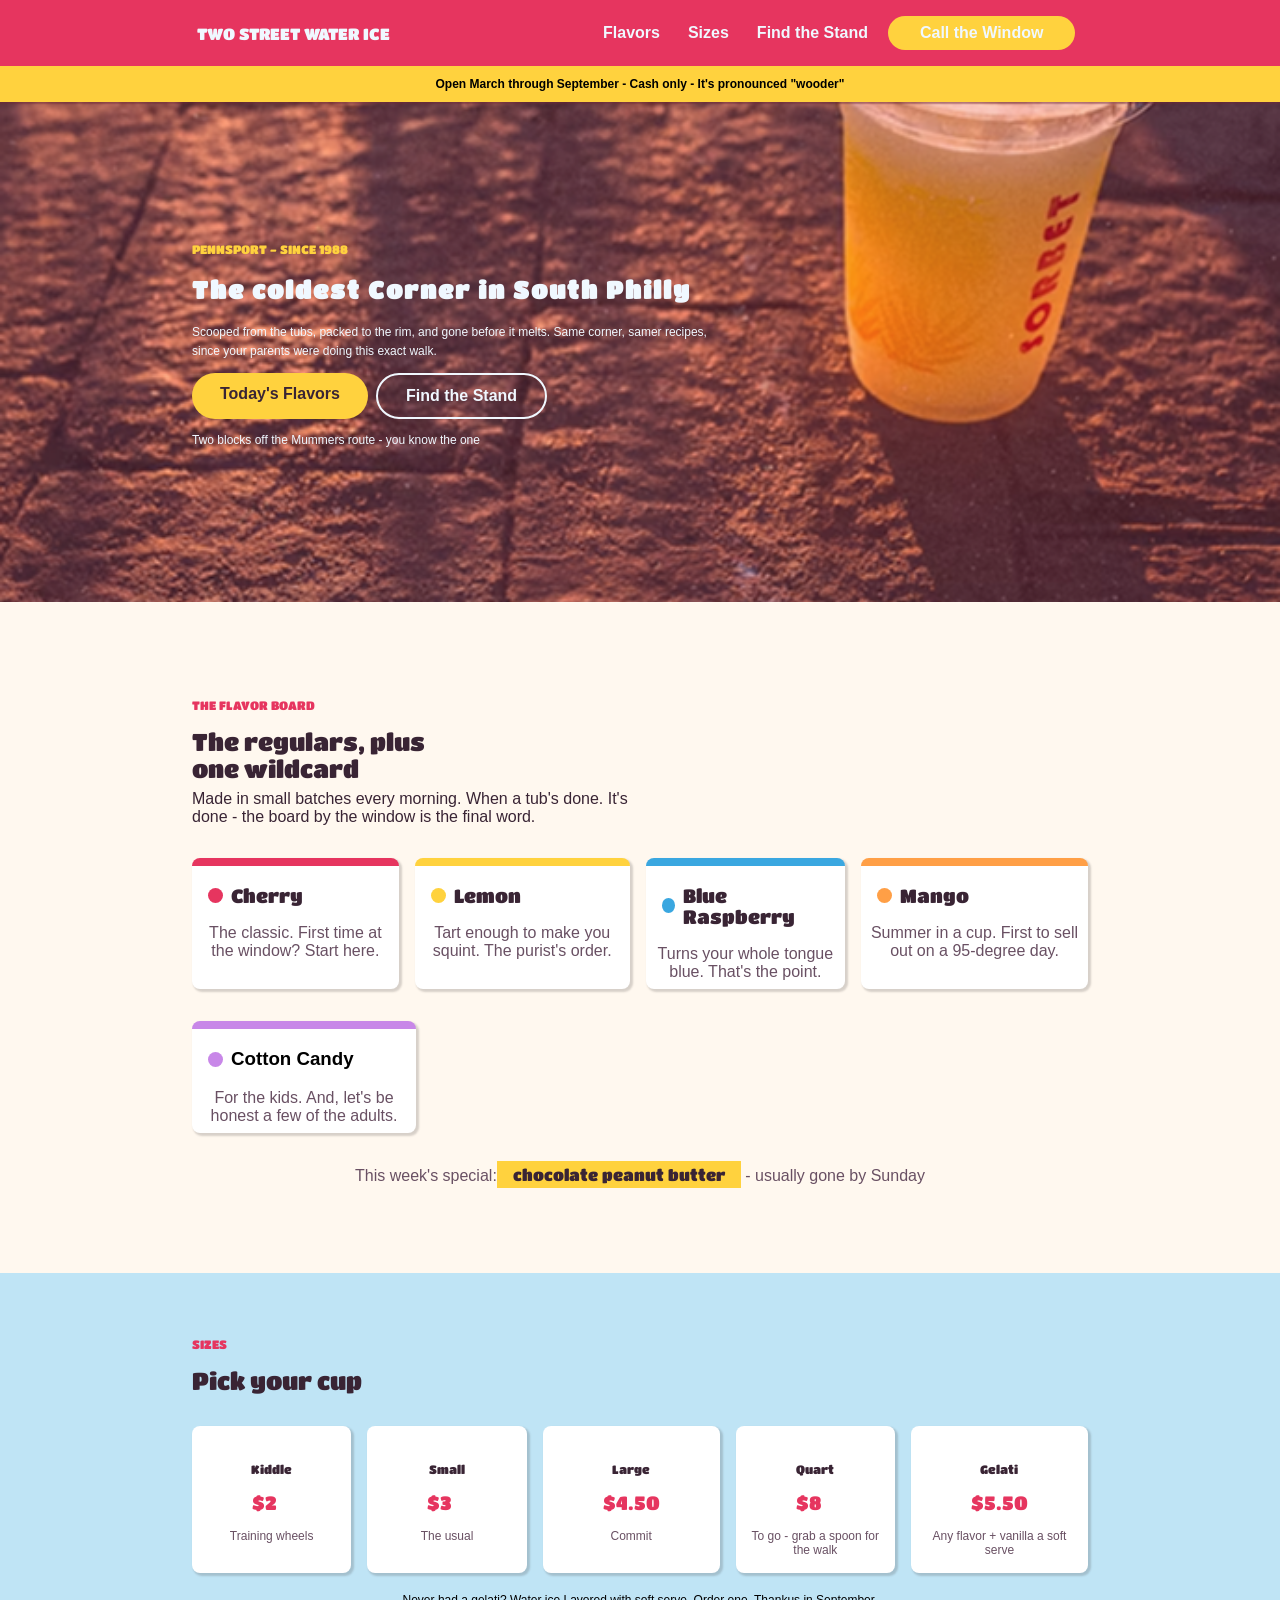
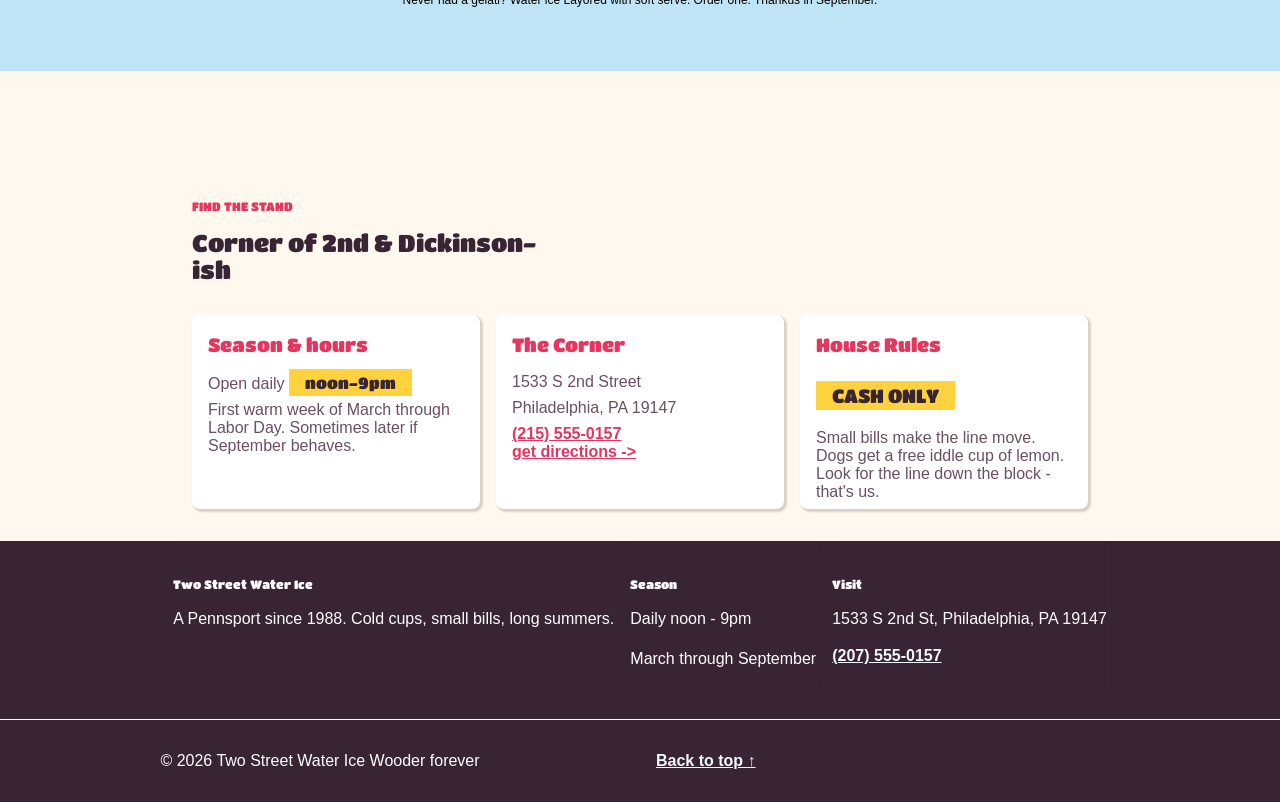
<file: index.html>
<!DOCTYPE html>
<html lang="en">
<head>
    <meta charset="UTF-8">
    <meta name="viewport" content="width=device-width, initial-scale=1.0">
    <link rel="stylesheet" href="css/styles.css">
    <link rel="preconnect" href="https://fonts.googleapis.com">
    <link rel="preconnect" href="https://fonts.gstatic.com" crossorigin>
    <link href="https://fonts.googleapis.com/css2?family=Gabarito:wght@400..900&family=Roboto:ital,wght@0,100..900;1,100..900&family=Source+Sans+3:ital,wght@0,200..900;1,200..900&family=Titan+One&display=swap" rel="stylesheet">
    <title>Philly Water</title>
</head>
<body>
    <header>
        <h4>TWO STREET WATER ICE</h4>
            <nav>
            <ul>
                <li><a href="#">Flavors</a></li>
                <li><a href="#">Sizes</a></li>
                <li><a href="#">Find the Stand</a></li>
                <li><a class="ctr" href="#">Call the Window</a></li>
            </ul>
        </nav>
    </header>
    <span class="blocks"><strong>Open March through September - Cash only - It's pronounced "wooder"</strong></span>
    <main>
        <section>
            <p class="foundation">PENNSPORT - SINCE 1988</p>
            <h1>The coldest Corner in South Philly</h1>
            <p class="headline">Scooped from the tubs, packed to the rim, and gone before it melts. Same corner, samer recipes, since your parents were doing this exact walk.</p>
            <div>
                <a class="ctrs" id="ctr-on" href="#">Today's Flavors</a>
                <a class="ctrs"  id="ctr-off" href="#">Find the Stand</a>
            </div>
            <p class="headline">Two blocks off the Mummers route - you know the one</p>
        </section>
    </main>
    <section class="flavors">
        <section class="flavor-board">
        <h4 class="foundation">THE FLAVOR BOARD</h4>
        <h2 class="subtitle">The regulars, plus one wildcard</h2>
        <p>Made in small batches every morning. When a tub's done. It's done - the board by the window is the final word.</p>
        <section class="menu">
            <section class="card">
            <h3><div class="dot" id="dot1"></div>Cherry</h3>
            <p>The classic. First time at the window? Start here.</p>
        </section>
        <section class="card" id="lemon">
            <h3><div class="dot" id="dot2"></div>Lemon</h3>
            <p>Tart enough to make you squint. The purist's order.</p>
        </section>
        <section class="card" id="raspberry">
            <h3><div class="dot" id="dot3"></div>Blue Raspberry</h3>
            <p>Turns your whole tongue blue. That's the point.</p>
        </section>
        <section class="card" id="mango">
            <h3><div class="dot" id="dot4"></div>Mango</h3>
            <p>Summer in a cup. First to sell out on a 95-degree day.</p>
        </section>
        </section> 
        <section class="menu-down">   
            <section class="card" id="candy">
            <h3><div class="dot" id="dot5"></div>Cotton Candy</h3>
            <p>For the kids. And, let's be honest a few of the adults.</p>
            </section>
        </section>
        <p class="special">This week's special:<strong>chocolate peanut butter</strong> - usually gone by Sunday</p>
        </section>
    </section>
    <section class="sizes">
        <section class="flavor-board">
            <h4 class="tags">SIZES</h4>
            <h2 class="subtitle">Pick your cup</h2>
            <section class="menu" id="pick">
                <section class="card">
                <h4 class="foundation">Kiddle</h4>
                <h3 class="price">$2</h3>
                <p class="description">Training wheels</p>
                </section>
                <section class="card">
                <h4 class="foundation">Small</h4>
                <h3 class="price">$3</h3>
                <p class="description">The usual</p>
                </section>
                <section class="card">
                <h4 class="foundation">Large</h4>
                <h3 class="price">$4.50</h3>
                <p class="description">Commit</p>
                </section>
                <section class="card">
                <h4 class="foundation">Quart</h4>
                <h3 class="price">$8</h3>
                <p class="description">To go - grab a spoon for the walk</p>
                </section>
                <section class="card">
                <h4 class="foundation">Gelati</h4>
                <h3 class="price">$5.50</h3>
                <p class="description">Any flavor + vanilla a soft serve</p>
            </section>
            </section>
        </section>
        <p>Never had a gelati? Water ice Layored with soft serve. Order one. Thankus in September.</p>
    </section>
    <section class="find-the-stand">
        <section class="flavor-board">
            <h4 class="tags">FIND THE STAND</h4>
            <h2 class="subtitle">Corner of 2nd & Dickinson-ish</h2>
            <section class="menu" id="address">
                <section class="card">
                <h3 class="price">Season & hours</h3>
                <p class="plain">Open daily <strong> noon-9pm</strong></p>
                <p class="plain">First warm week of March through Labor Day. Sometimes later if September behaves.</p>
                </section>
                <section class="card">
                    <h3 class="price">The Corner</h3>
                    <p class="plain">1533 S 2nd Street</p>
                    <p class="plain">Philadelphia, PA 19147</p>
                    <a href="#">(215) 555-0157</a>
                    <a href="#">get directions -></a>
                </section>
                <section class="card">
                    <h3 class="price">House Rules</h3>
                    <h3><strong>CASH ONLY</strong></h3>
                    <p class="plain">Small bills make the line move. Dogs get a free iddle cup of lemon. Look for the line down the block - that's us.</p>
                </section>
            </section>
        </section>
    </section>
    <footer > 
        <section class="menu">
            <section class="card">
            <h4 class="foundation">Two Street Water Ice</h5>
            <p class="footer-text">A Pennsport since 1988. Cold cups, small bills, long summers.</p>
            </section>
            <section class="card">
            <h4 class="foundation">Season</h5>
            <p class="footer-text">Daily noon - 9pm</p>
            <p class="footer-text">March through September</p>
            </section>
            <section class="card">
            <h4 class="foundation">Visit</h5>
            <p class="footer-text">1533 S 2nd St, Philadelphia, PA 19147</p>
            <a href="#">(207) 555-0157</a>
            </section>
        </section>
        <section class="menu" id="back">
            <p >© 2026 Two Street Water Ice Wooder forever </p>
            <a href="#">Back to top ↑</a>
        </section>
    </footer>
</body>
</html>
</file>
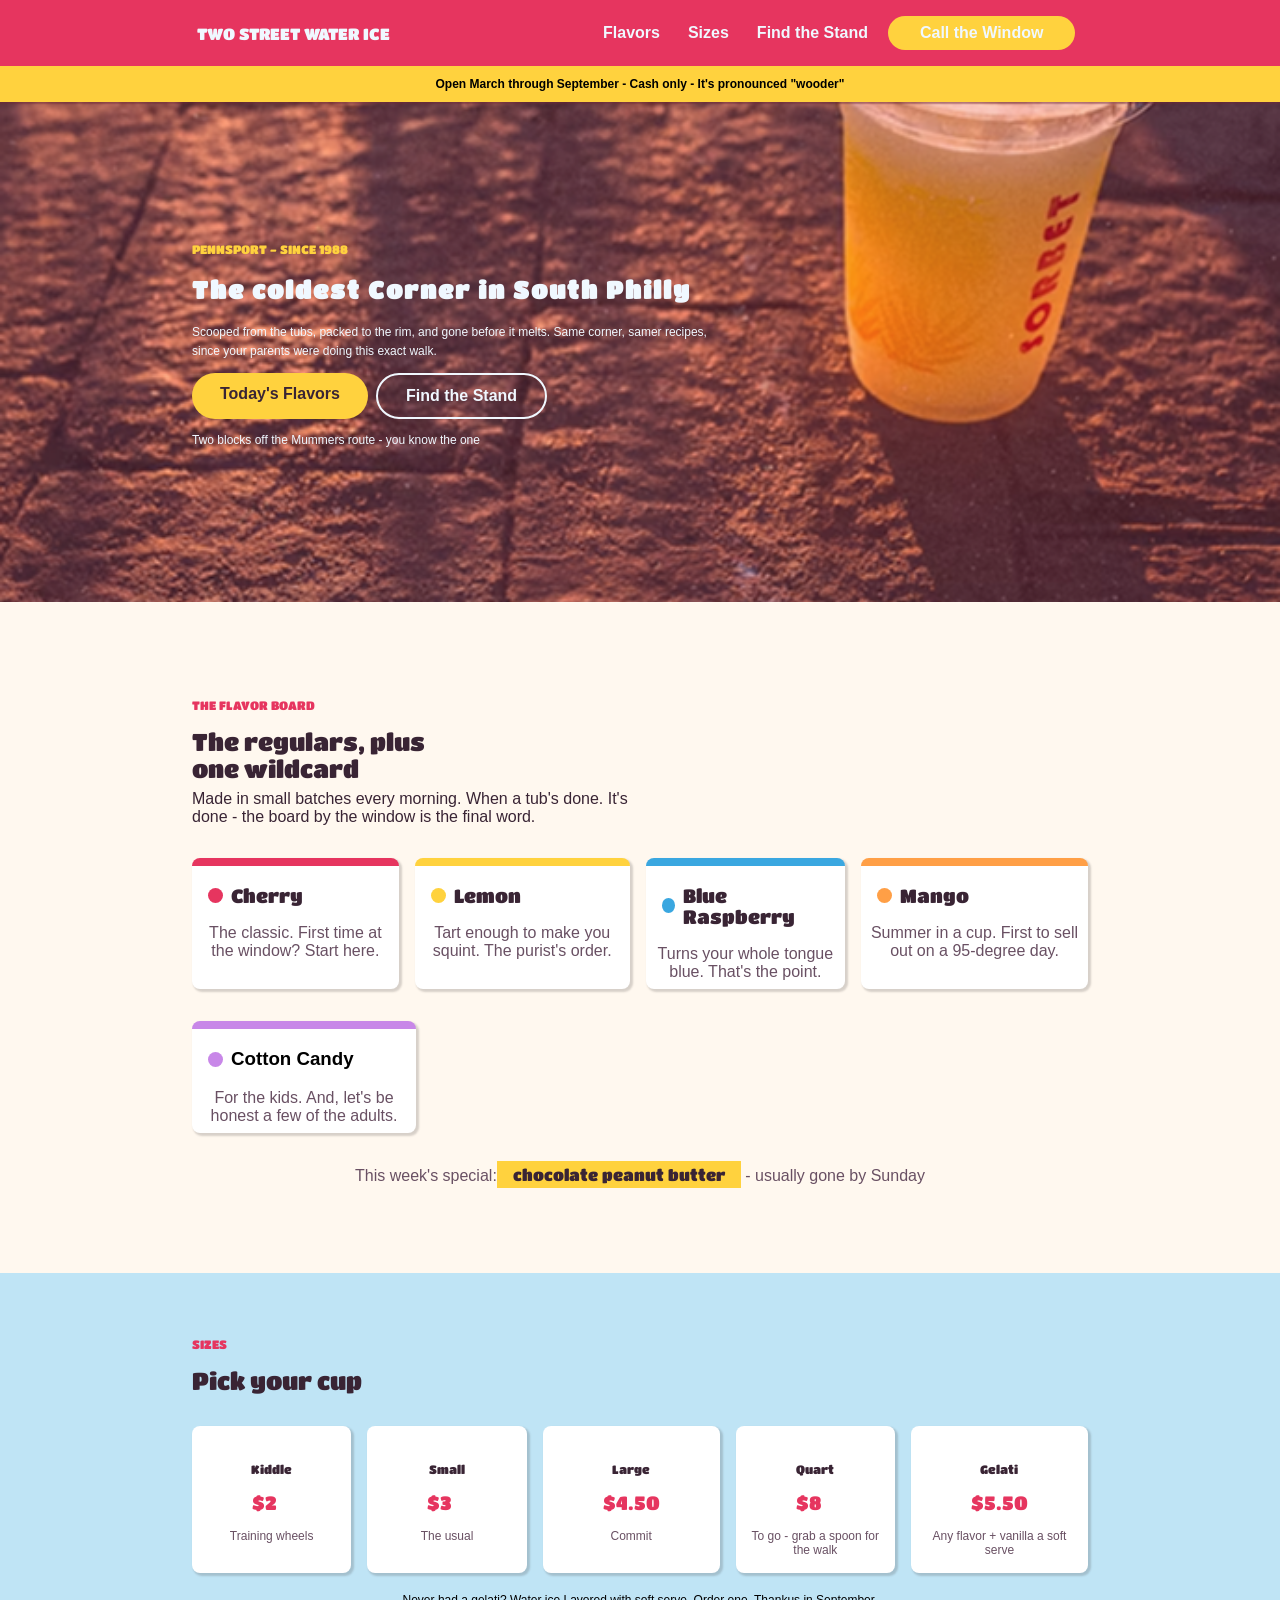
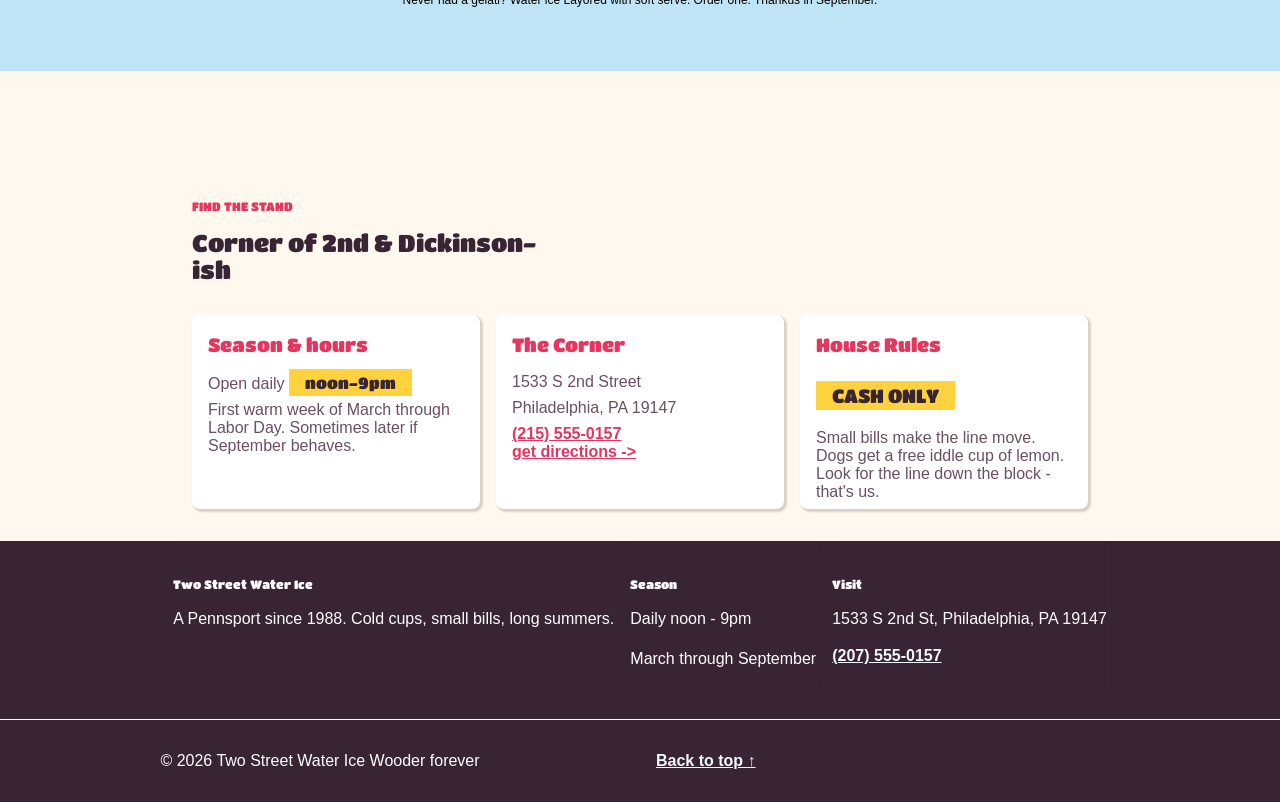
<file: phillywater.html>
<!DOCTYPE html>
<html lang="en">
<head>
    <meta charset="UTF-8">
    <meta name="viewport" content="width=device-width, initial-scale=1.0">
    <link rel="stylesheet" href="css/styles.css">
    <link rel="preconnect" href="https://fonts.googleapis.com">
    <link rel="preconnect" href="https://fonts.gstatic.com" crossorigin>
    <link href="https://fonts.googleapis.com/css2?family=Gabarito:wght@400..900&family=Roboto:ital,wght@0,100..900;1,100..900&family=Source+Sans+3:ital,wght@0,200..900;1,200..900&family=Titan+One&display=swap" rel="stylesheet">
    <title>Philly Water</title>
</head>
<body>
    <header>
        <h4>TWO STREET WATER ICE</h4>
            <nav>
            <ul>
                <li><a href="#">Flavors</a></li>
                <li><a href="#">Sizes</a></li>
                <li><a href="#">Find the Stand</a></li>
                <li><a class="ctr" href="#">Call the Window</a></li>
            </ul>
        </nav>
    </header>
    <span class="blocks"><strong>Open March through September - Cash only - It's pronounced "wooder"</strong></span>
    <main>
        <section>
            <p class="foundation">PENNSPORT - SINCE 1988</p>
            <h1>The coldest Corner in South Philly</h1>
            <p class="headline">Scooped from the tubs, packed to the rim, and gone before it melts. Same corner, samer recipes, since your parents were doing this exact walk.</p>
            <div>
                <a class="ctrs" id="ctr-on" href="#">Today's Flavors</a>
                <a class="ctrs"  id="ctr-off" href="#">Find the Stand</a>
            </div>
            <p class="headline">Two blocks off the Mummers route - you know the one</p>
        </section>
    </main>
    <section class="flavors">
        <section class="flavor-board">
        <h4 class="foundation">THE FLAVOR BOARD</h4>
        <h2 class="subtitle">The regulars, plus one wildcard</h2>
        <p>Made in small batches every morning. When a tub's done. It's done - the board by the window is the final word.</p>
        <section class="menu">
            <section class="card">
            <h3><div class="dot" id="dot1"></div>Cherry</h3>
            <p>The classic. First time at the window? Start here.</p>
        </section>
        <section class="card" id="lemon">
            <h3><div class="dot" id="dot2"></div>Lemon</h3>
            <p>Tart enough to make you squint. The purist's order.</p>
        </section>
        <section class="card" id="raspberry">
            <h3><div class="dot" id="dot3"></div>Blue Raspberry</h3>
            <p>Turns your whole tongue blue. That's the point.</p>
        </section>
        <section class="card" id="mango">
            <h3><div class="dot" id="dot4"></div>Mango</h3>
            <p>Summer in a cup. First to sell out on a 95-degree day.</p>
        </section>
        </section> 
        <section class="menu-down">   
            <section class="card" id="candy">
            <h3><div class="dot" id="dot5"></div>Cotton Candy</h3>
            <p>For the kids. And, let's be honest a few of the adults.</p>
            </section>
        </section>
        <p class="special">This week's special:<strong>chocolate peanut butter</strong> - usually gone by Sunday</p>
        </section>
    </section>
    <section class="sizes">
        <section class="flavor-board">
            <h4 class="tags">SIZES</h4>
            <h2 class="subtitle">Pick your cup</h2>
            <section class="menu" id="pick">
                <section class="card">
                <h4 class="foundation">Kiddle</h4>
                <h3 class="price">$2</h3>
                <p class="description">Training wheels</p>
                </section>
                <section class="card">
                <h4 class="foundation">Small</h4>
                <h3 class="price">$3</h3>
                <p class="description">The usual</p>
                </section>
                <section class="card">
                <h4 class="foundation">Large</h4>
                <h3 class="price">$4.50</h3>
                <p class="description">Commit</p>
                </section>
                <section class="card">
                <h4 class="foundation">Quart</h4>
                <h3 class="price">$8</h3>
                <p class="description">To go - grab a spoon for the walk</p>
                </section>
                <section class="card">
                <h4 class="foundation">Gelati</h4>
                <h3 class="price">$5.50</h3>
                <p class="description">Any flavor + vanilla a soft serve</p>
            </section>
            </section>
        </section>
        <p>Never had a gelati? Water ice Layored with soft serve. Order one. Thankus in September.</p>
    </section>
    <section class="find-the-stand">
        <section class="flavor-board">
            <h4 class="tags">FIND THE STAND</h4>
            <h2 class="subtitle">Corner of 2nd & Dickinson-ish</h2>
            <section class="menu" id="address">
                <section class="card">
                <h3 class="price">Season & hours</h3>
                <p class="plain">Open daily <strong> noon-9pm</strong></p>
                <p class="plain">First warm week of March through Labor Day. Sometimes later if September behaves.</p>
                </section>
                <section class="card">
                    <h3 class="price">The Corner</h3>
                    <p class="plain">1533 S 2nd Street</p>
                    <p class="plain">Philadelphia, PA 19147</p>
                    <a href="#">(215) 555-0157</a>
                    <a href="#">get directions -></a>
                </section>
                <section class="card">
                    <h3 class="price">House Rules</h3>
                    <h3><strong>CASH ONLY</strong></h3>
                    <p class="plain">Small bills make the line move. Dogs get a free iddle cup of lemon. Look for the line down the block - that's us.</p>
                </section>
            </section>
        </section>
    </section>
    <footer > 
        <section class="menu">
            <section class="card">
            <h4 class="foundation">Two Street Water Ice</h5>
            <p class="footer-text">A Pennsport since 1988. Cold cups, small bills, long summers.</p>
            </section>
            <section class="card">
            <h4 class="foundation">Season</h5>
            <p class="footer-text">Daily noon - 9pm</p>
            <p class="footer-text">March through September</p>
            </section>
            <section class="card">
            <h4 class="foundation">Visit</h5>
            <p class="footer-text">1533 S 2nd St, Philadelphia, PA 19147</p>
            <a href="#">(207) 555-0157</a>
            </section>
        </section>
        <section class="menu" id="back">
            <p >© 2026 Two Street Water Ice Wooder forever </p>
            <a href="#">Back to top ↑</a>
        </section>
    </footer>
</body>
</html>
</file>
<file: css/styles.css>
*{
    box-sizing: border-box;
    font-family: Helvetica, Sans serif;
}
body{
    margin: 0 auto;
    text-align: center;
    background: #FFF8EF;
}
header, a{
    
    background: #E6355F;
    color: aliceblue;
    text-decoration: none;
    display: flex;
    padding: 0 8px;
    align-content: center;
    font-weight: bold;
   
}
header h4{
    margin:8px;
    align-content: center;
    text-align: end;
    width: 30%;
    font-family: titan one;
    font-weight: 100;
}
nav{
    width: 70%;
    margin: 0;
    align-content: center;
    
}
header ul{
    display: flex;
    justify-content: center;
    list-style-type: none;
    align-items: center;
    gap: 12px;
    padding: 0 16px;
}
.ctr{
    background: #FFD23E;
    padding: 8px 32px;
    border-radius: 24px;
}
main{
    min-height: 500px;
    width: 100%;
    margin: 0;
    background-color: #E6355F;
    background-image: url("../assets/water-ice.png");
    
    background-size: cover;
    background-repeat: no-repeat;
    color: aliceblue;
    align-content: center;
   
}
main section{
    width: 70%;
    margin: 0 auto;
    padding: 0;
    
    

}
.foundation{
    color:#FFD23E;
    font-size: 12px;
    font-family: titan one;
    font-weight: 100;
    margin: 0 auto;
    text-align: left;
}
h1{
    width: 60%;
    font-family: titan one;
    font-size: 900;
    letter-spacing:2px;
    text-align: left;
    
}
.headline{
    width: 60%;
    font-size: 12px;
    font-weight: light;
    line-height: 1.6;
    text-align: left;

}
.blocks {
    background: #FFD23E;
    display: block;
    text-align: center;
    align-content: center;
    font-weight: bold;
    height: 36px;
    margin-top: 0px;
    font-size: 12px;
}
div{
    margin: 0 left;
    width:60% ;
    display: flex;
    gap: 8px;
}
.ctrs{
    background: #FFD23E;
    padding: 12px 28px;
    border-radius: 36px;
}
#ctr-off{
     background: none;
     border: 2px solid aliceblue;
}
#ctr-on{
     color: #392434;
}

.flavor-board{
    width: 70%;
    margin: 0 auto;
    text-align: left;
}
.flavor-board h4{
    padding-top:16px;
    color: #E6355F;  
    margin-top: 80px;  
}

.flavor-board .subtitle{
    width: 30%;
    font-family: titan one;
    padding-top:16px;
    color: #392434;  
    font-weight: lighter;  
    margin-top:0;
    margin-bottom: 0;
}
.flavor-board p{
    width: 50%;
    color: #392434;  
    margin-top:0;
}
.menu{
    width: 100%;
    display: flex;
    justify-content: center;
    gap:16px;
    margin-top: 32px;
}
.menu-down{
    width: 100%;
    display: flex;
    justify-content: left;
    gap:16px;
    margin-top: 32px;
}
.menu h3{
    font-family: titan one;
    color: #392434;  
    font-weight: lighter;  
}
.card{
    background: #FFFFFF;
    border-top: 8px solid #E6355F;
    border-radius: 8px;
    box-shadow: 2px 2px 2px 1px rgba(53, 52, 52, 0.2);

}
#candy{
    width: 25%;
}
.card h3{
    display: flex;
    align-items: center;
    padding:0 16px;
    gap: 8px;
}
.card p{
    width: 100%;
    text-align: center;
    padding: 0 8px;
    color: #695063;
}
.dot{
  width: 15px;
  height: 15px;
  background-color: #E6355F;
  border-radius: 50%;
}

#lemon{
    border-top: 8px solid #FFD23E;
}
#dot2{
    background-color: #FFD23E;
}

#raspberry{
    border-top: 8px solid #3AA7E0;
}
#dot3{
    background-color: #3AA7E0;
}
#mango{
    border-top: 8px solid #FF9F46;
}
#dot4{
    background-color: #FF9F46;
}
#candy{
    border-top: 8px solid #C887E8;
}
#dot5{
    background-color: #C887E8;
}
.flavor-board p{
    margin: 8px 0;
}
section .special{
    width: 100%;
    padding: 24px 0;
    margin-bottom: 56px;
    text-align:  center;
    color: #695063;
}
section strong{
    margin-top: 8px;
    padding: 4px 16px;
    background: #FFD23E;
    font-family: titan one;
    font-weight: lighter;
    color: #392434;
}

.sizes{
    background:#BFE4F5;
}
.container{
    width: 70%;
    margin: 0 auto;
    
    border:1px solid #b31b8f;
}
.flavor-board .tags{
    color:#E6355F;
    font-size: 12px;
    font-family: titan one;
    font-weight: 100;
    margin-top: 64px;
    text-align: left;
    padding-top: 64px;
    margin-bottom: 0;
}
#pick .card {
    border: none;
    background: FFFFFF;
    align-items: center;
    width: 20%;
    margin: 0 auto;
    padding: 0;   
}

#pick .card .foundation{
    text-align: center;
    padding: 16px;
    margin-top:20px ;
    color: #392434;
    
}
#pick .card .price{
    color: #E6355F;
    margin:  auto;
    text-align: center;
    align-content: center;
    padding: 0 60px;
    
}
#pick .card .description{
    padding: 8px ;
    color: #695063;
}
.sizes p{
    font-size: 12px;
    padding-top: 8px;
    padding-bottom: 64px;
}
#address .card {
    border: none;
    background: #FFFFFF;
    align-items: center;
    width: 33%;
    margin: 0 auto;
    padding: 0;   
}

.find-the-stand .subtitle{
    width: 40%;
}
.find-the-stand .price{
    color:#E6355F;
}
.find-the-stand .plain{
    text-align: left;
    padding: 0 16px;
}
.find-the-stand a{
    text-align: left;
    padding: 0 16px;
    text-decoration: underline;
    background: #FFFFFF;
    color: #E6355F;
}
footer{
    background: #392434;
    color: #FFFFFF;
}
footer .menu .card{
    background: none;
    border-top: none;
}
footer .foundation{
    padding-top:36px ;
    color: #FFFFFF;
}

footer .footer-text{
    color: #FFFFFF;
    line-height: 24px;
    text-align: left;
    padding: 0;
}
footer a{
    color: FFFFFF;
    text-decoration: underline;
    background: none;
    padding: 0;
}
#back{
    border-top: 1px solid white;
    align-items: center;
    justify-content: left;
}
#back p{
    padding: 16px;
     width: 50%;
}
</file>
